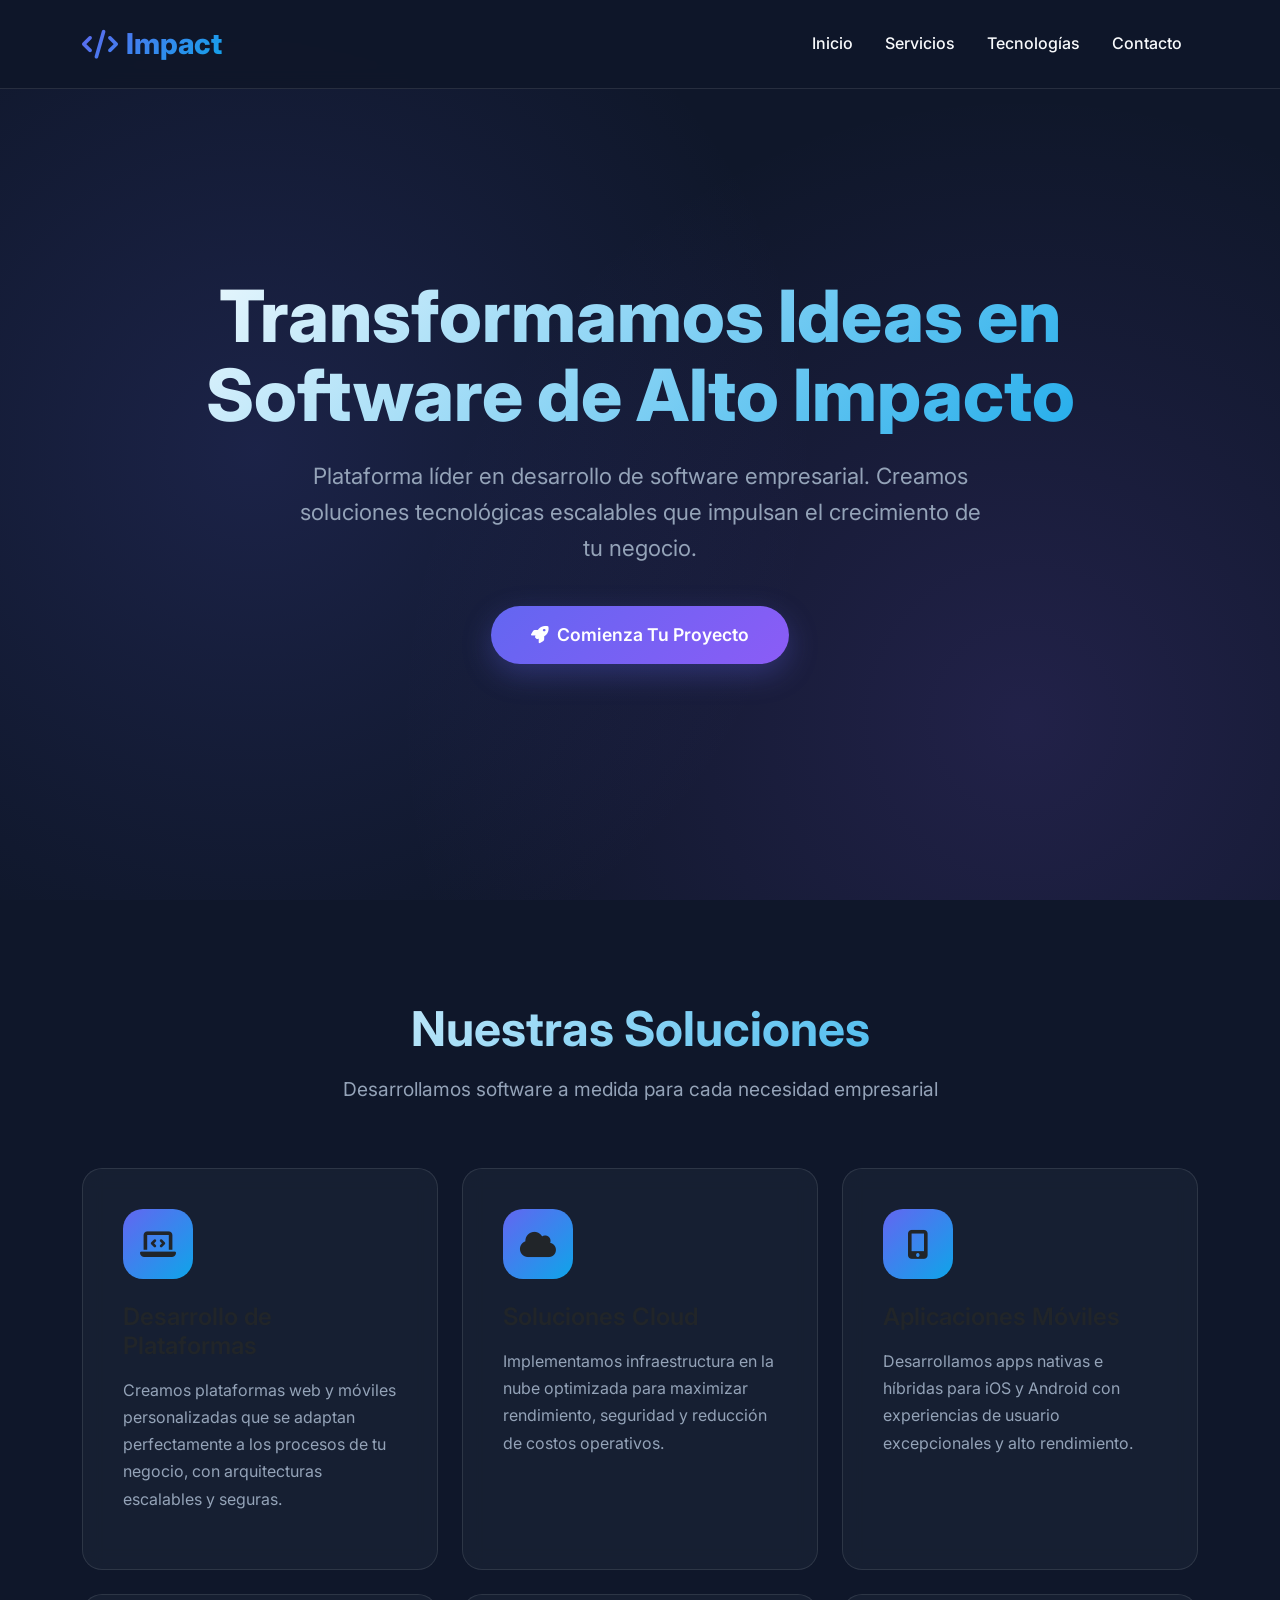
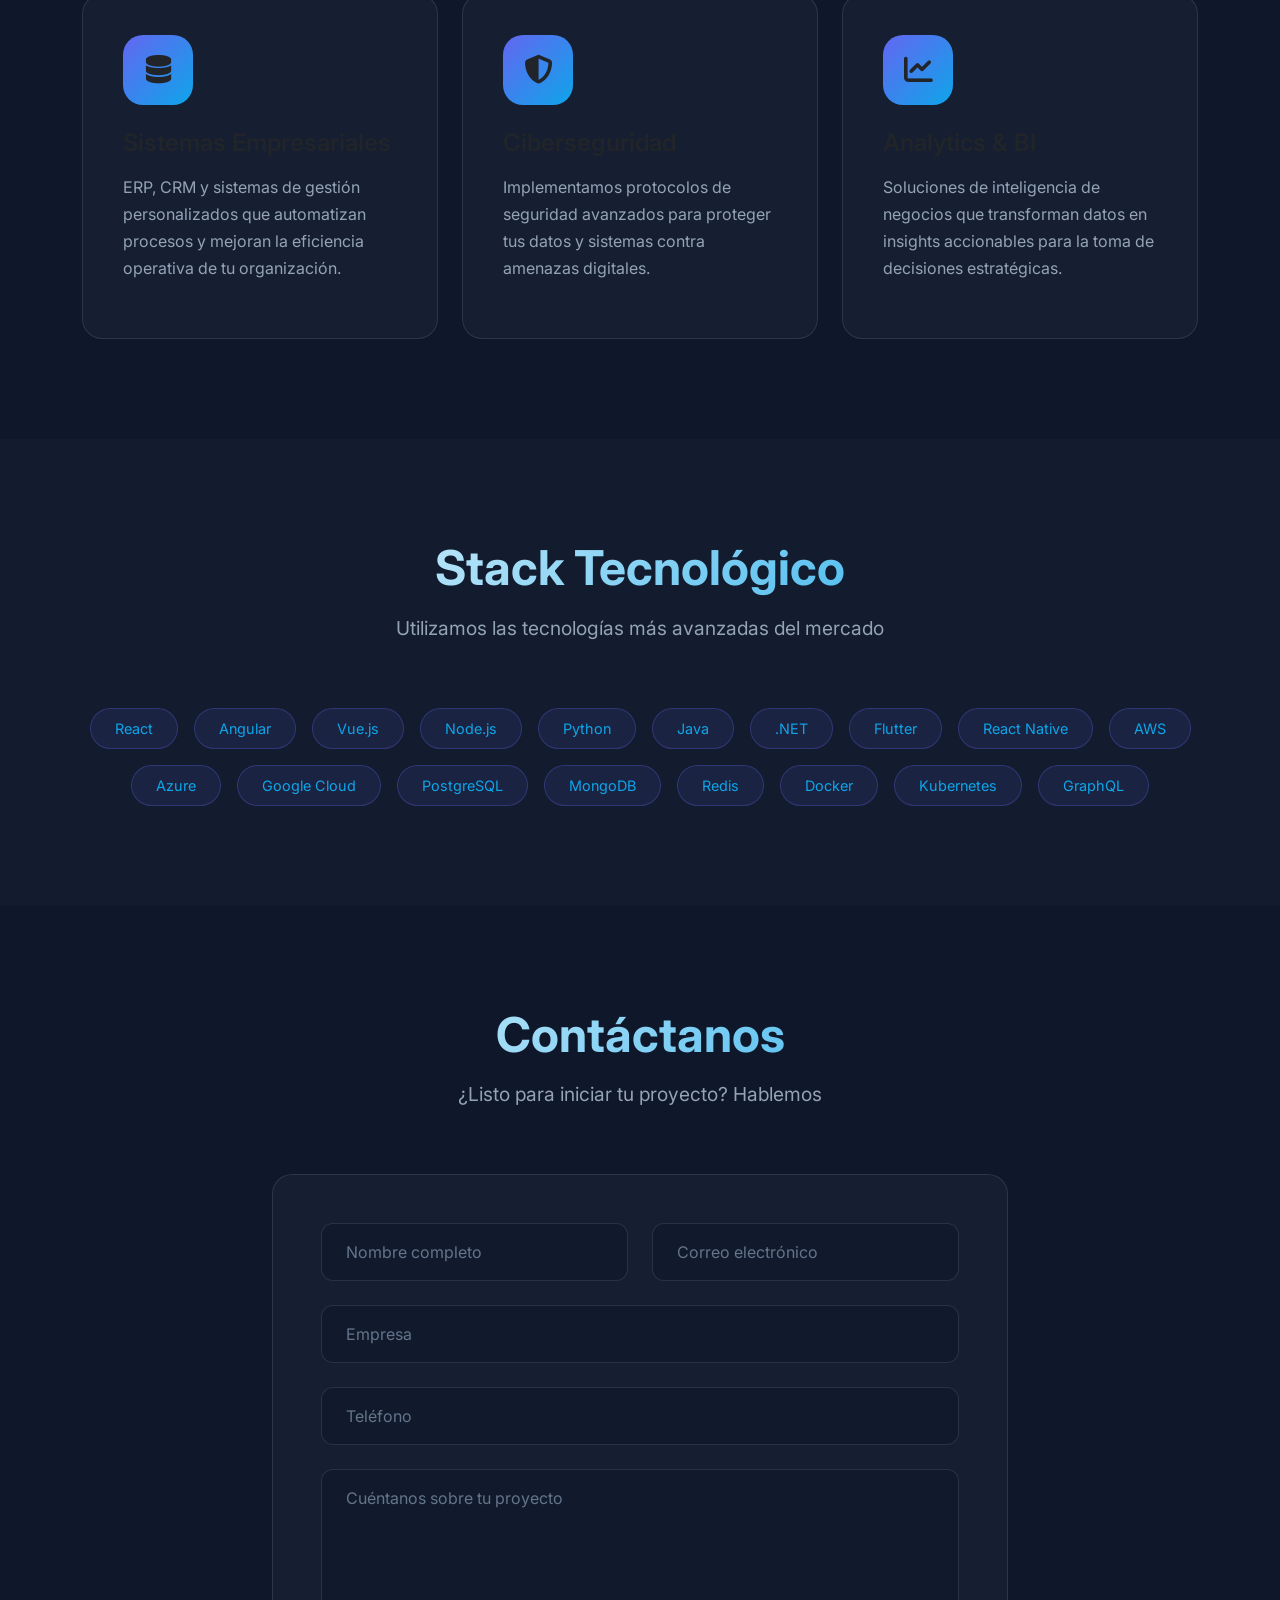
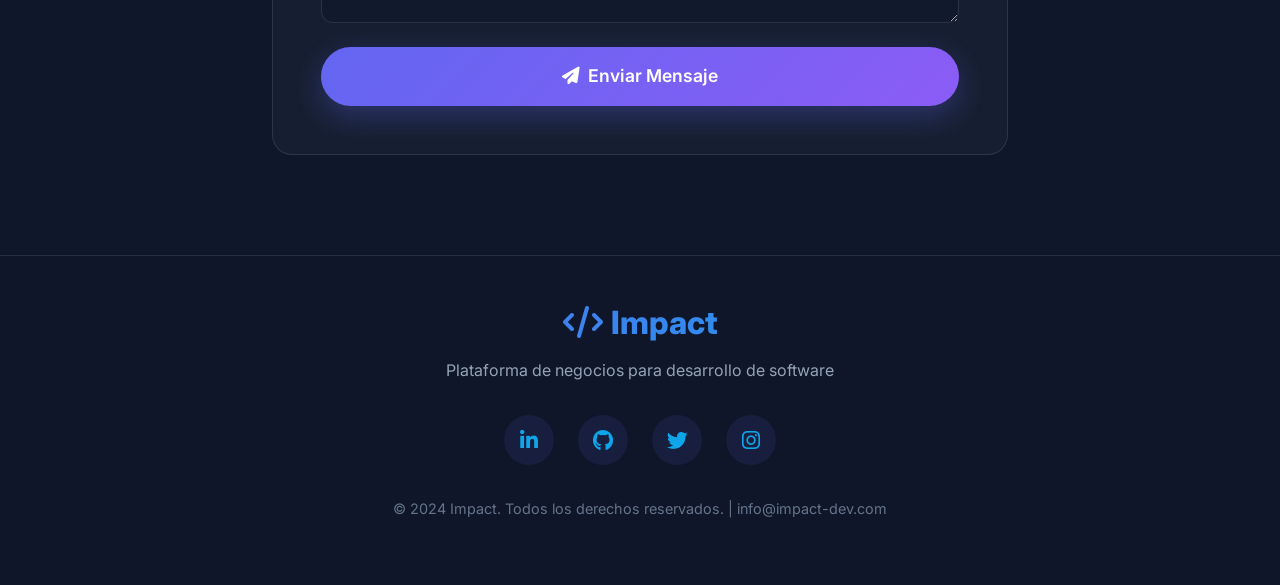
<file: templates/index.html>
<!DOCTYPE html>
<html lang="es">
<head>
    <meta charset="UTF-8">
    <meta name="viewport" content="width=device-width, initial-scale=1.0">
    <title>Impact - Plataforma de Negocios para Desarrollo de Software</title>
    <link href="https://cdn.jsdelivr.net/npm/bootstrap@5.3.0/dist/css/bootstrap.min.css" rel="stylesheet">
    <link rel="stylesheet" href="https://cdnjs.cloudflare.com/ajax/libs/font-awesome/6.4.0/css/all.min.css">
    <link href="https://fonts.googleapis.com/css2?family=Inter:wght@300;400;500;600;700;800&display=swap" rel="stylesheet">
    <style>
        :root {
            --primary: #6366f1;
            --secondary: #8b5cf6;
            --dark: #0f172a;
            --light: #f8fafc;
            --accent: #0ea5e9;
        }
        
        * {
            margin: 0;
            padding: 0;
            box-sizing: border-box;
        }
        
        body {
            font-family: 'Inter', -apple-system, BlinkMacSystemFont, sans-serif;
            background: var(--dark);
            color: var(--light);
            overflow-x: hidden;
            line-height: 1.6;
        }
        
        .navbar {
            background: rgba(15, 23, 42, 0.95) !important;
            backdrop-filter: blur(10px);
            padding: 1rem 0;
            border-bottom: 1px solid rgba(255, 255, 255, 0.1);
        }
        
        .navbar-brand {
            font-weight: 800;
            font-size: 1.8rem;
            background: linear-gradient(135deg, var(--primary), var(--accent));
            -webkit-background-clip: text;
            -webkit-text-fill-color: transparent;
            display: flex;
            align-items: center;
            gap: 0.5rem;
        }
        
        .nav-link {
            color: var(--light) !important;
            font-weight: 500;
            margin: 0 0.5rem;
            transition: all 0.3s ease;
            position: relative;
        }
        
        .nav-link:hover {
            color: var(--accent) !important;
        }
        
        .nav-link::after {
            content: '';
            position: absolute;
            bottom: -5px;
            left: 0;
            width: 0;
            height: 2px;
            background: var(--accent);
            transition: width 0.3s ease;
        }
        
        .nav-link:hover::after {
            width: 100%;
        }
        
        .hero {
            min-height: 100vh;
            display: flex;
            align-items: center;
            justify-content: center;
            position: relative;
            padding: 100px 0 60px;
            background: radial-gradient(circle at 20% 50%, rgba(99, 102, 241, 0.15) 0%, transparent 50%),
                        radial-gradient(circle at 80% 80%, rgba(139, 92, 246, 0.15) 0%, transparent 50%);
        }
        
        .hero-content {
            max-width: 1200px;
            text-align: center;
            z-index: 2;
        }
        
        .hero h1 {
            font-size: 4.5rem;
            font-weight: 800;
            margin-bottom: 1.5rem;
            background: linear-gradient(135deg, #fff 0%, var(--accent) 100%);
            -webkit-background-clip: text;
            -webkit-text-fill-color: transparent;
            line-height: 1.1;
        }
        
        .hero p {
            font-size: 1.4rem;
            color: #94a3b8;
            margin-bottom: 2.5rem;
            max-width: 700px;
            margin-left: auto;
            margin-right: auto;
        }
        
        .btn-primary {
            background: linear-gradient(135deg, var(--primary), var(--secondary));
            border: none;
            padding: 1rem 2.5rem;
            font-size: 1.1rem;
            font-weight: 600;
            border-radius: 50px;
            transition: all 0.3s ease;
            box-shadow: 0 10px 30px rgba(99, 102, 241, 0.3);
        }
        
        .btn-primary:hover {
            transform: translateY(-3px);
            box-shadow: 0 15px 40px rgba(99, 102, 241, 0.4);
        }
        
        .section {
            padding: 100px 0;
        }
        
        .section-title {
            font-size: 3rem;
            font-weight: 700;
            text-align: center;
            margin-bottom: 1rem;
            background: linear-gradient(135deg, #fff, var(--accent));
            -webkit-background-clip: text;
            -webkit-text-fill-color: transparent;
        }
        
        .section-subtitle {
            text-align: center;
            color: #94a3b8;
            font-size: 1.2rem;
            margin-bottom: 4rem;
            max-width: 600px;
            margin-left: auto;
            margin-right: auto;
        }
        
        .card {
            background: rgba(30, 41, 59, 0.5);
            border: 1px solid rgba(255, 255, 255, 0.1);
            border-radius: 20px;
            padding: 2.5rem;
            transition: all 0.3s ease;
            backdrop-filter: blur(10px);
            height: 100%;
        }
        
        .card:hover {
            transform: translateY(-10px);
            border-color: var(--primary);
            box-shadow: 0 20px 40px rgba(99, 102, 241, 0.2);
        }
        
        .card-icon {
            width: 70px;
            height: 70px;
            background: linear-gradient(135deg, var(--primary), var(--accent));
            border-radius: 20px;
            display: flex;
            align-items: center;
            justify-content: center;
            margin-bottom: 1.5rem;
            font-size: 1.8rem;
        }
        
        .card h3 {
            font-size: 1.5rem;
            margin-bottom: 1rem;
            font-weight: 600;
        }
        
        .card p {
            color: #94a3b8;
            line-height: 1.7;
        }
        
        .tech-stack {
            display: flex;
            flex-wrap: wrap;
            gap: 1rem;
            justify-content: center;
            margin-top: 2rem;
        }
        
        .tech-badge {
            background: rgba(99, 102, 241, 0.1);
            border: 1px solid rgba(99, 102, 241, 0.3);
            padding: 0.5rem 1.5rem;
            border-radius: 50px;
            font-size: 0.9rem;
            color: var(--accent);
        }
        
        .contact-form {
            background: rgba(30, 41, 59, 0.5);
            border: 1px solid rgba(255, 255, 255, 0.1);
            border-radius: 20px;
            padding: 3rem;
            backdrop-filter: blur(10px);
        }
        
        .form-control {
            background: rgba(15, 23, 42, 0.5);
            border: 1px solid rgba(255, 255, 255, 0.1);
            color: var(--light);
            padding: 1rem 1.5rem;
            border-radius: 12px;
            margin-bottom: 1.5rem;
        }
        
        .form-control:focus {
            background: rgba(15, 23, 42, 0.8);
            border-color: var(--primary);
            box-shadow: 0 0 0 3px rgba(99, 102, 241, 0.1);
            color: var(--light);
        }
        
        .form-control::placeholder {
            color: #64748b;
        }
        
        footer {
            background: rgba(15, 23, 42, 0.95);
            padding: 3rem 0;
            border-top: 1px solid rgba(255, 255, 255, 0.1);
            text-align: center;
        }
        
        .social-links {
            display: flex;
            justify-content: center;
            gap: 1.5rem;
            margin: 2rem 0;
        }
        
        .social-link {
            width: 50px;
            height: 50px;
            background: rgba(99, 102, 241, 0.1);
            border-radius: 50%;
            display: flex;
            align-items: center;
            justify-content: center;
            color: var(--accent);
            font-size: 1.3rem;
            transition: all 0.3s ease;
            text-decoration: none;
        }
        
        .social-link:hover {
            background: var(--primary);
            color: white;
            transform: translateY(-3px);
        }
        
        @media (max-width: 768px) {
            .hero h1 {
                font-size: 2.8rem;
            }
            
            .hero p {
                font-size: 1.1rem;
            }
            
            .section-title {
                font-size: 2.2rem;
            }
            
            .card {
                padding: 2rem;
            }
        }
        
        .floating {
            animation: floating 3s ease-in-out infinite;
        }
        
        @keyframes floating {
            0%, 100% { transform: translateY(0); }
            50% { transform: translateY(-20px); }
        }
    </style>
</head>
<body>
    <!-- Navegación -->
    <nav class="navbar navbar-expand-lg fixed-top">
        <div class="container">
            <a class="navbar-brand" href="#">
                <i class="fas fa-code"></i>
                Impact
            </a>
            <button class="navbar-toggler" type="button" data-bs-toggle="collapse" data-bs-target="#navbarNav">
                <span class="navbar-toggler-icon"></span>
            </button>
            <div class="collapse navbar-collapse" id="navbarNav">
                <ul class="navbar-nav ms-auto">
                    <li class="nav-item">
                        <a class="nav-link" href="#inicio">Inicio</a>
                    </li>
                    <li class="nav-item">
                        <a class="nav-link" href="#servicios">Servicios</a>
                    </li>
                    <li class="nav-item">
                        <a class="nav-link" href="#tecnologias">Tecnologías</a>
                    </li>
                    <li class="nav-item">
                        <a class="nav-link" href="#contacto">Contacto</a>
                    </li>
                </ul>
            </div>
        </div>
    </nav>

    <!-- Hero Section -->
    <section class="hero" id="inicio">
        <div class="container">
            <div class="hero-content">
                <h1 class="floating">Transformamos Ideas en Software de Alto Impacto</h1>
                <p>Plataforma líder en desarrollo de software empresarial. Creamos soluciones tecnológicas escalables que impulsan el crecimiento de tu negocio.</p>
                <a href="#contacto" class="btn btn-primary btn-lg">
                    <i class="fas fa-rocket me-2"></i>Comienza Tu Proyecto
                </a>
            </div>
        </div>
    </section>

    <!-- Servicios -->
    <section class="section" id="servicios">
        <div class="container">
            <h2 class="section-title">Nuestras Soluciones</h2>
            <p class="section-subtitle">Desarrollamos software a medida para cada necesidad empresarial</p>
            
            <div class="row g-4">
                <div class="col-md-4">
                    <div class="card">
                        <div class="card-icon">
                            <i class="fas fa-laptop-code"></i>
                        </div>
                        <h3>Desarrollo de Plataformas</h3>
                        <p>Creamos plataformas web y móviles personalizadas que se adaptan perfectamente a los procesos de tu negocio, con arquitecturas escalables y seguras.</p>
                    </div>
                </div>
                
                <div class="col-md-4">
                    <div class="card">
                        <div class="card-icon">
                            <i class="fas fa-cloud"></i>
                        </div>
                        <h3>Soluciones Cloud</h3>
                        <p>Implementamos infraestructura en la nube optimizada para maximizar rendimiento, seguridad y reducción de costos operativos.</p>
                    </div>
                </div>
                
                <div class="col-md-4">
                    <div class="card">
                        <div class="card-icon">
                            <i class="fas fa-mobile-alt"></i>
                        </div>
                        <h3>Aplicaciones Móviles</h3>
                        <p>Desarrollamos apps nativas e híbridas para iOS y Android con experiencias de usuario excepcionales y alto rendimiento.</p>
                    </div>
                </div>
                
                <div class="col-md-4">
                    <div class="card">
                        <div class="card-icon">
                            <i class="fas fa-database"></i>
                        </div>
                        <h3>Sistemas Empresariales</h3>
                        <p>ERP, CRM y sistemas de gestión personalizados que automatizan procesos y mejoran la eficiencia operativa de tu organización.</p>
                    </div>
                </div>
                
                <div class="col-md-4">
                    <div class="card">
                        <div class="card-icon">
                            <i class="fas fa-shield-alt"></i>
                        </div>
                        <h3>Ciberseguridad</h3>
                        <p>Implementamos protocolos de seguridad avanzados para proteger tus datos y sistemas contra amenazas digitales.</p>
                    </div>
                </div>
                
                <div class="col-md-4">
                    <div class="card">
                        <div class="card-icon">
                            <i class="fas fa-chart-line"></i>
                        </div>
                        <h3>Analytics & BI</h3>
                        <p>Soluciones de inteligencia de negocios que transforman datos en insights accionables para la toma de decisiones estratégicas.</p>
                    </div>
                </div>
            </div>
        </div>
    </section>

    <!-- Tecnologías -->
    <section class="section" id="tecnologias" style="background: rgba(30, 41, 59, 0.3);">
        <div class="container">
            <h2 class="section-title">Stack Tecnológico</h2>
            <p class="section-subtitle">Utilizamos las tecnologías más avanzadas del mercado</p>
            
            <div class="tech-stack">
                <span class="tech-badge">React</span>
                <span class="tech-badge">Angular</span>
                <span class="tech-badge">Vue.js</span>
                <span class="tech-badge">Node.js</span>
                <span class="tech-badge">Python</span>
                <span class="tech-badge">Java</span>
                <span class="tech-badge">.NET</span>
                <span class="tech-badge">Flutter</span>
                <span class="tech-badge">React Native</span>
                <span class="tech-badge">AWS</span>
                <span class="tech-badge">Azure</span>
                <span class="tech-badge">Google Cloud</span>
                <span class="tech-badge">PostgreSQL</span>
                <span class="tech-badge">MongoDB</span>
                <span class="tech-badge">Redis</span>
                <span class="tech-badge">Docker</span>
                <span class="tech-badge">Kubernetes</span>
                <span class="tech-badge">GraphQL</span>
            </div>
        </div>
    </section>

    <!-- Contacto -->
    <section class="section" id="contacto">
        <div class="container">
            <h2 class="section-title">Contáctanos</h2>
            <p class="section-subtitle">¿Listo para iniciar tu proyecto? Hablemos</p>
            
            <div class="row justify-content-center">
                <div class="col-lg-8">
                    <div class="contact-form">
                        <form>
                            <div class="row">
                                <div class="col-md-6">
                                    <input type="text" class="form-control" placeholder="Nombre completo" required>
                                </div>
                                <div class="col-md-6">
                                    <input type="email" class="form-control" placeholder="Correo electrónico" required>
                                </div>
                            </div>
                            <input type="text" class="form-control" placeholder="Empresa">
                            <input type="tel" class="form-control" placeholder="Teléfono">
                            <textarea class="form-control" rows="5" placeholder="Cuéntanos sobre tu proyecto" required></textarea>
                            <button type="submit" class="btn btn-primary w-100 py-3">
                                <i class="fas fa-paper-plane me-2"></i>Enviar Mensaje
                            </button>
                        </form>
                    </div>
                </div>
            </div>
        </div>
    </section>

    <!-- Footer -->
    <footer>
        <div class="container">
            <div class="row">
                <div class="col-md-12">
                    <h3 style="font-weight: 800; background: linear-gradient(135deg, var(--primary), var(--accent)); -webkit-background-clip: text; -webkit-text-fill-color: transparent; font-size: 2rem;">
                        <i class="fas fa-code me-2"></i>Impact
                    </h3>
                    <p style="color: #94a3b8; margin: 1rem 0;">Plataforma de negocios para desarrollo de software</p>
                    
                    <div class="social-links">
                        <a href="#" class="social-link"><i class="fab fa-linkedin-in"></i></a>
                        <a href="#" class="social-link"><i class="fab fa-github"></i></a>
                        <a href="#" class="social-link"><i class="fab fa-twitter"></i></a>
                        <a href="#" class="social-link"><i class="fab fa-instagram"></i></a>
                    </div>
                    
                    <p style="color: #64748b; font-size: 0.9rem;">
                        &copy; 2024 Impact. Todos los derechos reservados. | info@impact-dev.com
                    </p>
                </div>
            </div>
        </div>
    </footer>

    <script src="https://cdn.jsdelivr.net/npm/bootstrap@5.3.0/dist/js/bootstrap.bundle.min.js"></script>
</body>
</html>
</file>
